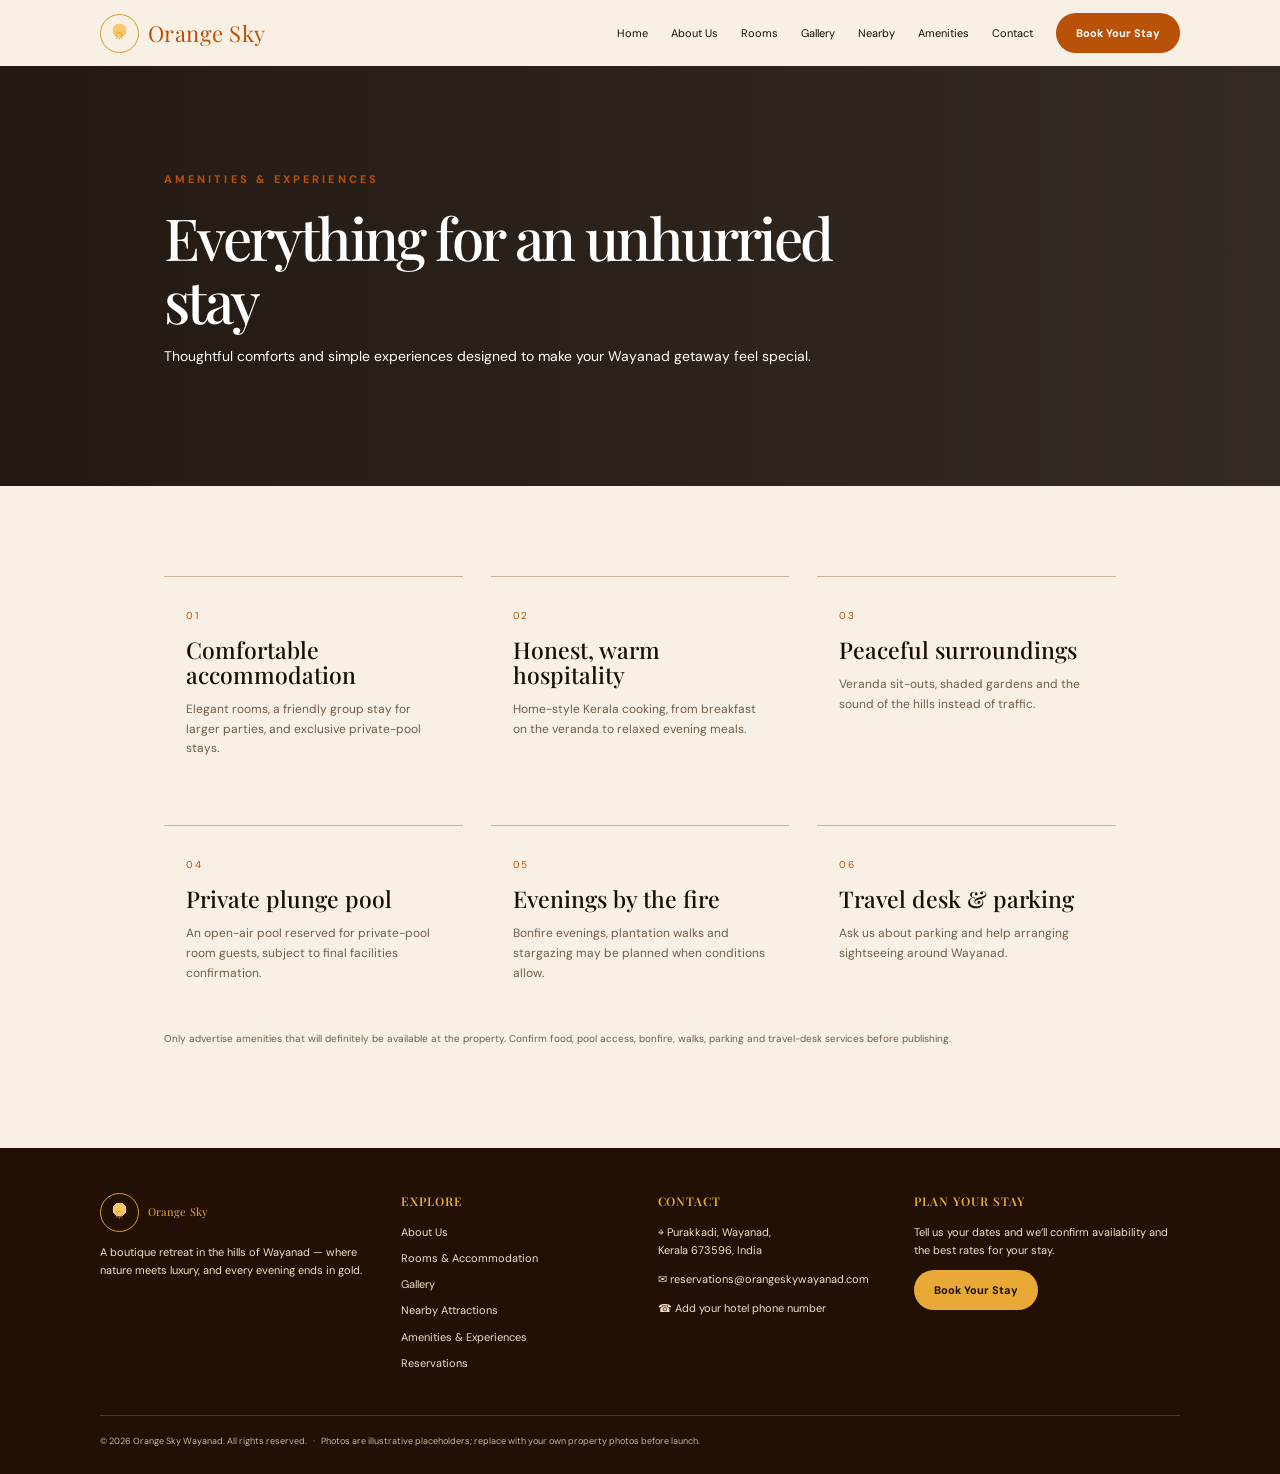
<file: amenities.html>
<!doctype html><html lang="en"><head><meta charset="utf-8"><meta name="viewport" content="width=device-width,initial-scale=1"><title>Amenities | Orange Sky Wayanad</title><meta name="description" content="Orange Sky, a boutique retreat in Purakkadi, Wayanad, Kerala."><link rel="stylesheet" href="styles.css"></head><body><header class="topbar"><a class="logo" href="index.html"><span class="logo-mark">☼</span><span>Orange Sky</span></a><button class="menu" aria-label="Open menu">☰</button><nav class="nav"><a href="index.html">Home</a><a href="about.html">About Us</a><a href="rooms.html">Rooms</a><a href="gallery.html">Gallery</a><a href="attractions.html">Nearby</a><a href="amenities.html">Amenities</a><a href="contact.html">Contact</a><a class="pill" href="contact.html">Book Your Stay</a></nav></header><main><section class="page-hero"><div class="inner"><p class="kicker">AMENITIES & EXPERIENCES</p><h1>Everything for an unhurried stay</h1><p>Thoughtful comforts and simple experiences designed to make your Wayanad getaway feel special.</p></div></section><section class="section"><div class="amenity-grid"><div class="amenity"><span class="num">01</span><h3>Comfortable accommodation</h3><p>Elegant rooms, a friendly group stay for larger parties, and exclusive private-pool stays.</p></div><div class="amenity"><span class="num">02</span><h3>Honest, warm hospitality</h3><p>Home-style Kerala cooking, from breakfast on the veranda to relaxed evening meals.</p></div><div class="amenity"><span class="num">03</span><h3>Peaceful surroundings</h3><p>Veranda sit-outs, shaded gardens and the sound of the hills instead of traffic.</p></div><div class="amenity"><span class="num">04</span><h3>Private plunge pool</h3><p>An open-air pool reserved for private-pool room guests, subject to final facilities confirmation.</p></div><div class="amenity"><span class="num">05</span><h3>Evenings by the fire</h3><p>Bonfire evenings, plantation walks and stargazing may be planned when conditions allow.</p></div><div class="amenity"><span class="num">06</span><h3>Travel desk & parking</h3><p>Ask us about parking and help arranging sightseeing around Wayanad.</p></div></div><p class="notice">Only advertise amenities that will definitely be available at the property. Confirm food, pool access, bonfire, walks, parking and travel-desk services before publishing.</p></section></main><footer class="footer"><div><a class="logo" href="index.html"><span class="logo-mark">☼</span><span>Orange Sky</span></a><p>A boutique retreat in the hills of Wayanad — where nature meets luxury, and every evening ends in gold.</p></div><div class="links"><h4>EXPLORE</h4><a href="about.html">About Us</a><a href="rooms.html">Rooms & Accommodation</a><a href="gallery.html">Gallery</a><a href="attractions.html">Nearby Attractions</a><a href="amenities.html">Amenities & Experiences</a><a href="contact.html">Reservations</a></div><div><h4>CONTACT</h4><p>⌖ Purakkadi, Wayanad,<br>Kerala 673596, India</p><p>✉ reservations@orangeskywayanad.com</p><p>☎ Add your hotel phone number</p></div><div><h4>PLAN YOUR STAY</h4><p>Tell us your dates and we’ll confirm availability and the best rates for your stay.</p><a class="pill gold" href="contact.html">Book Your Stay</a></div><div class="copyright">© <span class="year"></span> Orange Sky Wayanad. All rights reserved. &nbsp; · &nbsp; Photos are illustrative placeholders; replace with your own property photos before launch.</div></footer><script src="script.js"></script></body></html>
</file>
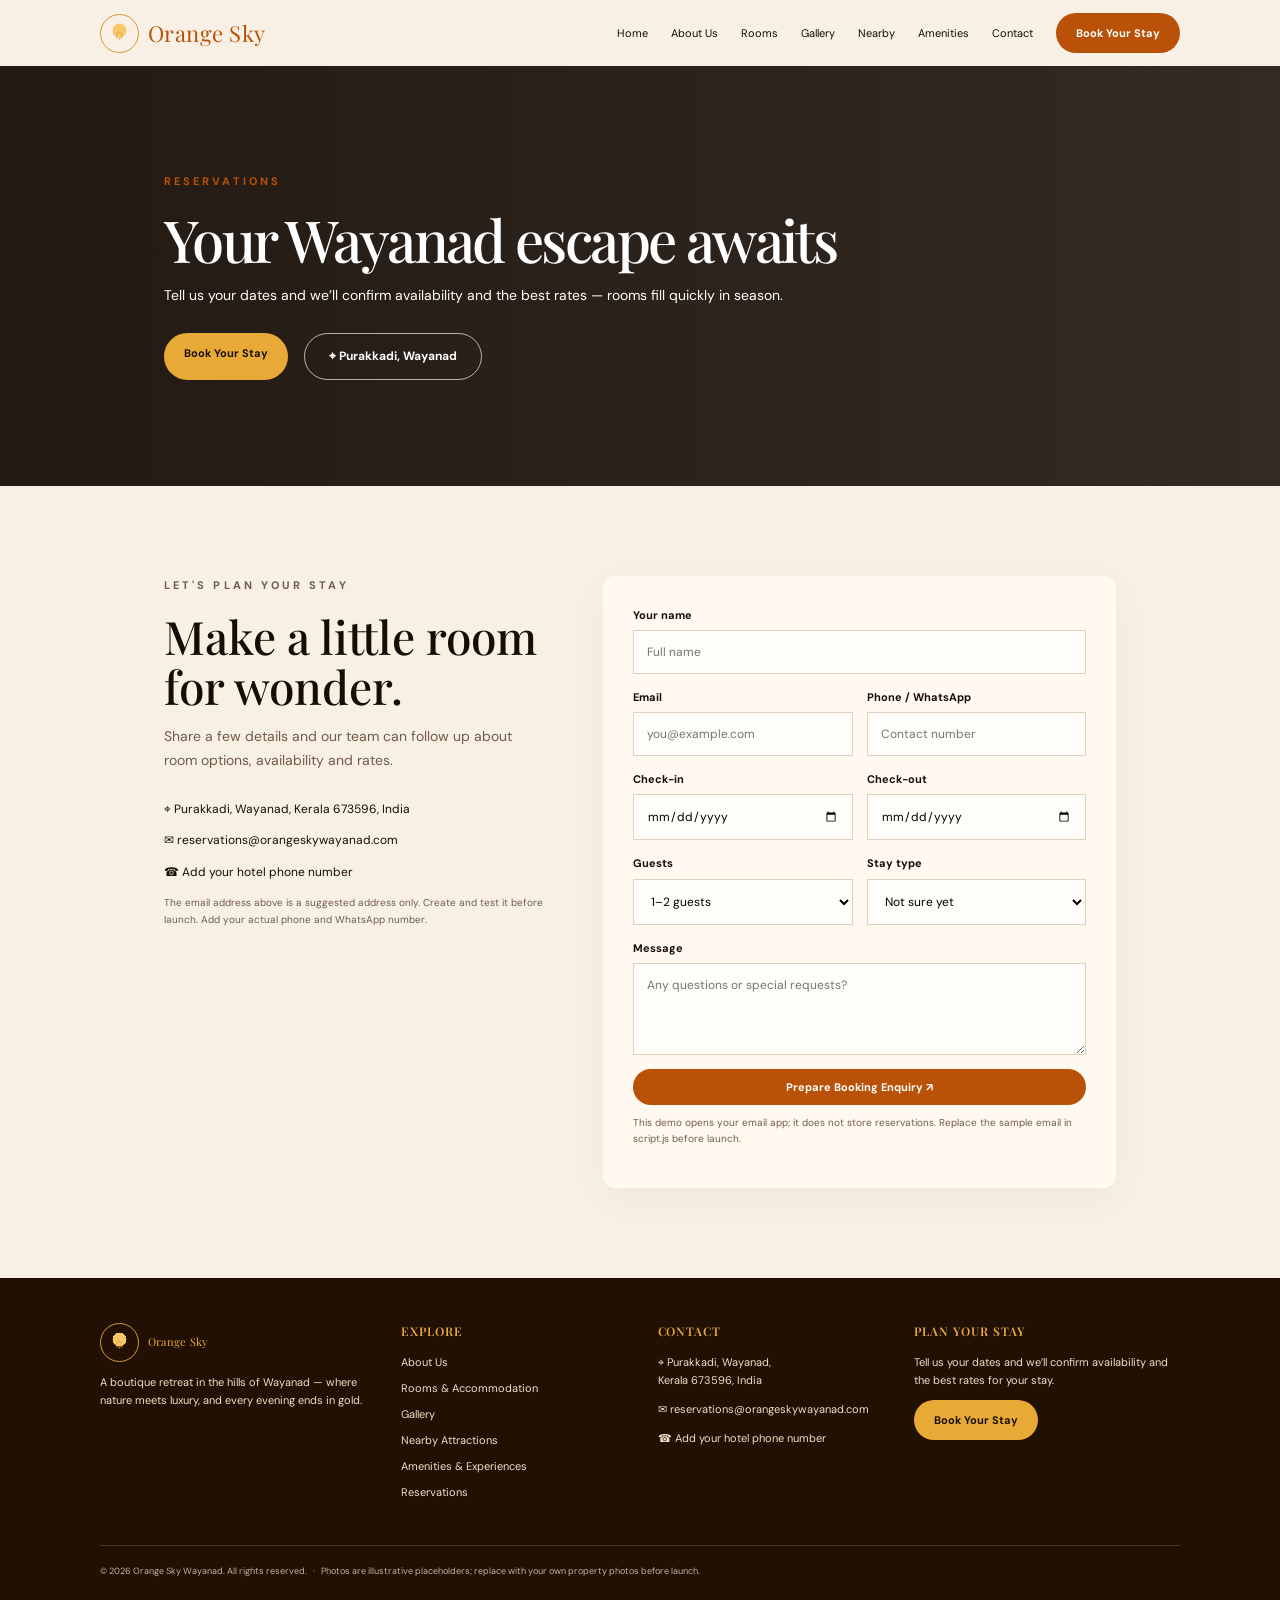
<file: contact.html>
<!doctype html><html lang="en"><head><meta charset="utf-8"><meta name="viewport" content="width=device-width,initial-scale=1"><title>Reservations | Orange Sky Wayanad</title><meta name="description" content="Orange Sky, a boutique retreat in Purakkadi, Wayanad, Kerala."><link rel="stylesheet" href="styles.css"></head><body><header class="topbar"><a class="logo" href="index.html"><span class="logo-mark">☼</span><span>Orange Sky</span></a><button class="menu" aria-label="Open menu">☰</button><nav class="nav"><a href="index.html">Home</a><a href="about.html">About Us</a><a href="rooms.html">Rooms</a><a href="gallery.html">Gallery</a><a href="attractions.html">Nearby</a><a href="amenities.html">Amenities</a><a href="contact.html">Contact</a><a class="pill" href="contact.html">Book Your Stay</a></nav></header><main><section class="page-hero"><div class="inner"><p class="kicker">RESERVATIONS</p><h1>Your Wayanad escape awaits</h1><p>Tell us your dates and we’ll confirm availability and the best rates — rooms fill quickly in season.</p><div class="actions" style="justify-content:flex-start;margin-top:25px"><a class="pill gold" href="#booking">Book Your Stay</a><a class="outline" href="https://www.google.com/maps/search/?api=1&query=Purakkadi%2C%20Wayanad%2C%20Kerala%20673596" target="_blank" rel="noopener">⌖ Purakkadi, Wayanad</a></div></div></section><section class="section"><div class="contact-layout"><div><p class="kicker">LET'S PLAN YOUR STAY</p><h2>Make a little room for wonder.</h2><p>Share a few details and our team can follow up about room options, availability and rates.</p><div class="contact-info"><div>⌖ Purakkadi, Wayanad, Kerala 673596, India</div><div>✉ reservations@orangeskywayanad.com</div><div>☎ Add your hotel phone number</div></div><p class="notice">The email address above is a suggested address only. Create and test it before launch. Add your actual phone and WhatsApp number.</p></div><form id="booking"><label>Your name<input name="name" required placeholder="Full name"></label><div class="formrow"><label>Email<input name="email" type="email" required placeholder="you@example.com"></label><label>Phone / WhatsApp<input name="phone" required placeholder="Contact number"></label></div><div class="formrow"><label>Check-in<input type="date" name="checkin" required></label><label>Check-out<input type="date" name="checkout" required></label></div><div class="formrow"><label>Guests<select name="guests"><option>1–2 guests</option><option>3–4 guests</option><option>5–8 guests</option><option>9+ guests</option></select></label><label>Stay type<select name="room"><option>Not sure yet</option><option>Elegant Guest Room</option><option>Premium Room</option><option>Private-Pool Room</option><option>Group Stay</option></select></label></div><label>Message<textarea name="message" rows="4" placeholder="Any questions or special requests?"></textarea></label><button class="pill submit" type="submit">Prepare Booking Enquiry ↗</button><p class="notice">This demo opens your email app; it does not store reservations. Replace the sample email in script.js before launch.</p><p id="status" class="notice" aria-live="polite"></p></form></div></section></main><footer class="footer"><div><a class="logo" href="index.html"><span class="logo-mark">☼</span><span>Orange Sky</span></a><p>A boutique retreat in the hills of Wayanad — where nature meets luxury, and every evening ends in gold.</p></div><div class="links"><h4>EXPLORE</h4><a href="about.html">About Us</a><a href="rooms.html">Rooms & Accommodation</a><a href="gallery.html">Gallery</a><a href="attractions.html">Nearby Attractions</a><a href="amenities.html">Amenities & Experiences</a><a href="contact.html">Reservations</a></div><div><h4>CONTACT</h4><p>⌖ Purakkadi, Wayanad,<br>Kerala 673596, India</p><p>✉ reservations@orangeskywayanad.com</p><p>☎ Add your hotel phone number</p></div><div><h4>PLAN YOUR STAY</h4><p>Tell us your dates and we’ll confirm availability and the best rates for your stay.</p><a class="pill gold" href="contact.html">Book Your Stay</a></div><div class="copyright">© <span class="year"></span> Orange Sky Wayanad. All rights reserved. &nbsp; · &nbsp; Photos are illustrative placeholders; replace with your own property photos before launch.</div></footer><script src="script.js"></script></body></html>
</file>
<file: styles.css>
@import url('https://fonts.googleapis.com/css2?family=DM+Sans:wght@400;500;600;700&family=Playfair+Display:wght@500;600;700&display=swap');
:root{--cream:#f8f0e4;--sand:#f2dfc9;--orange:#e9a936;--burnt:#b95108;--ink:#160d05;--muted:#725b47;--dark:#211003;--white:#fffaf3}
*{box-sizing:border-box}html{scroll-behavior:smooth}body{margin:0;background:var(--cream);color:var(--ink);font-family:'DM Sans',sans-serif;font-size:14px;line-height:1.65}a{color:inherit;text-decoration:none}img{display:block;width:100%;height:100%;object-fit:cover}.topbar{height:66px;padding:0 max(calc((100% - 1080px)/2),5%);display:flex;align-items:center;justify-content:space-between;background:var(--cream);position:sticky;top:0;z-index:10}.logo{display:flex;align-items:center;gap:9px;color:var(--burnt);font-family:'Playfair Display',serif;font-size:22px;letter-spacing:.02em}.logo-mark{width:39px;height:39px;border:1px solid #d49b35;border-radius:50%;display:grid;place-items:center;color:#d49b35;font-size:15px;background:radial-gradient(circle at 50% 42%,#f8c76a 0 24%,transparent 25%)}.nav{display:flex;align-items:center;gap:23px;font-size:11px}.nav a:hover{color:var(--burnt)}.pill{display:inline-block;background:var(--burnt);color:white;border-radius:30px;padding:11px 20px;font-weight:700;font-size:11px}.pill.gold{background:var(--orange);color:#1b1005}.menu{display:none;border:0;background:none;font-size:25px}.hero{min-height:650px;height:calc(100vh - 66px);max-height:820px;position:relative;display:grid;place-items:center;text-align:center;color:white;background:#3d352c;overflow:hidden}.hero:before{content:"";position:absolute;inset:0;background:linear-gradient(180deg,rgba(24,14,7,.55),rgba(18,12,9,.25) 48%,rgba(18,12,9,.65)),url('https://images.unsplash.com/photo-1470770841072-f978cf4d019e?auto=format&fit=crop&w=2200&q=90') center/cover}.hero-content{position:relative;padding:50px 20px;max-width:900px}.kicker{font-size:11px;letter-spacing:.28em;text-transform:uppercase;color:var(--burnt);font-weight:700;margin:0 0 18px}.hero .kicker{color:var(--orange)}h1,h2,h3{font-family:'Playfair Display',serif;font-weight:500;line-height:1.08;margin:0}h1{font-size:clamp(58px,9vw,116px);letter-spacing:-.045em}h1 em,h2 em{font-weight:500;color:var(--orange)}.tagline{font:italic 600 clamp(24px,3vw,39px) 'Playfair Display',serif;color:var(--orange);margin:12px 0 32px}.hero p:not(.kicker){max-width:590px;margin:0 auto 30px;font-size:16px}.actions{display:flex;justify-content:center;gap:16px;flex-wrap:wrap}.outline{border:1px solid #ffffffa8;border-radius:30px;padding:13px 24px;font-weight:700;font-size:12px}.section{max-width:1080px;margin:auto;padding:90px 5%}.section-head{display:flex;justify-content:space-between;align-items:end;gap:40px;margin-bottom:40px}.section-head h2,.page-hero h1{font-size:clamp(38px,5vw,58px)}.section-head>p{max-width:330px;color:var(--muted);font-size:12px}.cards{display:grid;grid-template-columns:repeat(3,1fr);gap:24px}.card{background:#fbf3e7;border-radius:15px;overflow:hidden;box-shadow:0 2px 0 #7e522014}.card .photo{height:310px}.card-body{padding:22px 25px 26px}.card h3{font-size:22px;margin:0 0 10px}.card p{font-size:12px;color:var(--muted);margin:0 0 16px}.meta{font-size:9px;letter-spacing:.15em;text-transform:uppercase;color:var(--burnt);font-weight:700;margin:15px 0}.textlink{color:var(--burnt);font-weight:700;font-size:11px}.sand{background:var(--sand)}.page-hero{min-height:420px;display:flex;align-items:center;color:white;position:relative;background:#3b342e;overflow:hidden}.page-hero:before{content:"";position:absolute;inset:0;background:linear-gradient(90deg,#1b1009bb,#1b100944),url('https://images.unsplash.com/photo-1470770841072-f978cf4d019e?auto=format&fit=crop&w=1800&q=85') center/cover}.page-hero .inner{position:relative;max-width:1080px;width:100%;margin:auto;padding:75px 5%}.page-hero h1{max-width:750px}.page-hero p:not(.kicker){max-width:650px}.split{display:grid;grid-template-columns:1fr 1fr;gap:55px;align-items:center}.split .photo{height:440px;border-radius:12px;overflow:hidden}.split h2{font-size:clamp(36px,4vw,54px);margin-bottom:22px}.split p{color:var(--muted)}.gallery{display:grid;grid-template-columns:repeat(4,1fr);gap:18px}.gallery img{height:260px;border-radius:9px}.gallery img:nth-child(1),.gallery img:nth-child(4){height:360px}.gallery .tall{grid-row:span 2}.amenity-grid{display:grid;grid-template-columns:repeat(3,1fr);gap:28px}.amenity{padding:26px 22px;border-top:1px solid #c9b39a}.amenity .num{font-size:10px;color:var(--burnt);letter-spacing:.15em}.amenity h3{font-size:23px;margin:12px 0}.amenity p{font-size:12px;color:var(--muted)}.attraction .photo{height:340px}.contact-layout{display:grid;grid-template-columns:.85fr 1.15fr;gap:60px}.contact-layout h2{font-size:46px}.contact-layout p{color:var(--muted)}form{background:#fff9f0;padding:30px;border-radius:12px;box-shadow:0 10px 40px #321b0c0a}label{display:block;font-size:11px;font-weight:700;margin-bottom:14px}input,select,textarea{display:block;width:100%;padding:13px;border:1px solid #dfd0bd;background:#fffdf9;margin-top:6px;font:12px 'DM Sans',sans-serif}textarea{resize:vertical}.formrow{display:grid;grid-template-columns:1fr 1fr;gap:14px}button.submit{border:0;cursor:pointer;width:100%;font-family:inherit}.contact-info{margin-top:28px}.contact-info div{margin:12px 0;font-size:12px}.footer{background:var(--dark);color:#fff1dc;padding:45px max(calc((100% - 1080px)/2),5%) 25px;display:grid;grid-template-columns:1.2fr 1fr 1fr 1.2fr;gap:35px}.footer .logo{color:var(--orange)}.footer p,.footer a{font-size:11px;color:#f3dfc5}.footer h4{color:var(--orange);font:600 12px 'Playfair Display',serif;letter-spacing:.08em;margin:0 0 14px}.footer .links a{display:block;margin:8px 0}.copyright{grid-column:1/-1;border-top:1px solid #ffffff2b;padding-top:18px;font-size:9px;color:#c8b49c}.notice{font-size:10px;color:var(--muted)}@media(max-width:800px){.topbar{padding:0 5%}.menu{display:block}.nav{display:none;position:absolute;top:66px;left:0;right:0;background:var(--cream);padding:20px 6%;flex-direction:column;align-items:stretch;gap:17px;box-shadow:0 12px 20px #0001}.nav.open{display:flex}.nav .pill{text-align:center}.cards{grid-template-columns:1fr 1fr}.section-head{display:block}.section-head>p{margin-top:15px}.split,.contact-layout{grid-template-columns:1fr}.split .photo{height:320px}.gallery{grid-template-columns:1fr 1fr}.gallery img,.gallery img:nth-child(1),.gallery img:nth-child(4){height:240px}.amenity-grid{grid-template-columns:1fr 1fr}.footer{grid-template-columns:1fr 1fr}.hero{min-height:620px}}@media(max-width:520px){.cards,.amenity-grid{grid-template-columns:1fr}.section{padding:65px 6%}.card .photo{height:280px}.hero p:not(.kicker){font-size:13px}.page-hero{min-height:360px}.page-hero .inner{padding:60px 6%}.gallery{gap:10px}.gallery img,.gallery img:nth-child(1),.gallery img:nth-child(4){height:190px}.formrow{grid-template-columns:1fr}.footer{grid-template-columns:1fr}.copyright{grid-column:1}}
</file>
